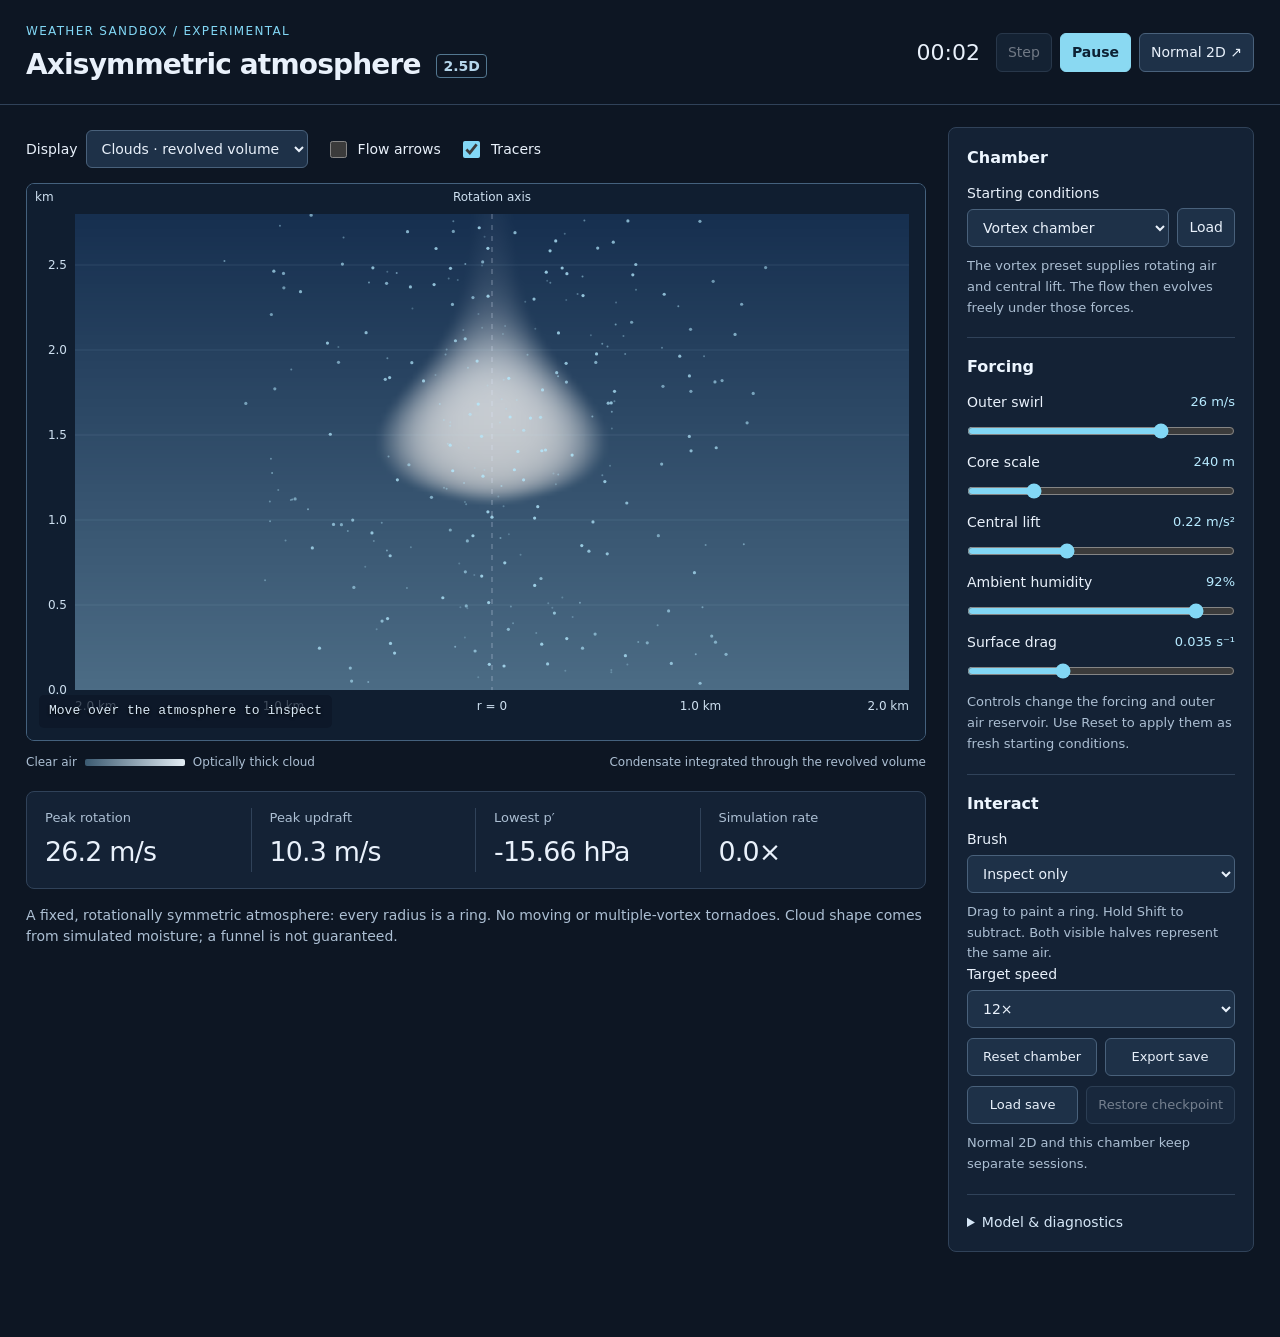
<file: axisymmetric/index.html>
<!doctype html>
<html lang="en">
<head>
  <meta charset="utf-8">
  <meta name="viewport" content="width=device-width, initial-scale=1">
  <title>Axisymmetric Atmosphere · Weather Sandbox</title>
  <meta name="description" content="An experimental axisymmetric weather and vortex chamber with radial, vertical and rotating winds.">
  <link rel="stylesheet" href="style.css">
  <script type="module" src="app.mjs"></script>
</head>
<body>
  <header>
    <div><span class="eyebrow">WEATHER SANDBOX / EXPERIMENTAL</span><h1>Axisymmetric atmosphere <span>2.5D</span></h1></div>
    <div class="transport"><span id="clock">00:00</span><button id="step" title="Advance one time step while paused">Step</button><button id="pause" class="primary">Pause</button><button id="back">Normal 2D ↗</button></div>
  </header>
  <main>
    <section class="workspace" aria-label="Atmosphere visualization">
      <div class="viewbar"><label>Display <select id="display"><option value="clouds">Clouds · revolved volume</option><option value="swirl">Rotational wind</option><option value="pressure">Pressure anomaly</option><option value="vertical">Vertical wind</option><option value="cloudwater">Cloud water</option><option value="humidity">Relative humidity</option><option value="temperature">Temperature</option></select></label><label class="check"><input id="vectors" type="checkbox"> Flow arrows</label><label class="check"><input id="tracers" type="checkbox" checked> Tracers</label></div>
      <div id="stage"><canvas id="atmosphere" aria-label="Mirrored vertical cross-section of an axisymmetric atmosphere. Select a field and use flow arrows to inspect the simulated air."></canvas><div id="startup" role="status">Preparing the cylindrical atmosphere…</div><div id="probe">Move over the atmosphere to inspect</div></div>
      <div class="legend"><div><span id="legend-left">Clear air</span><div id="legend-bar"></div><span id="legend-right">Optically thick cloud</span></div><span id="view-note">Condensate integrated through the revolved volume</span></div>
      <div class="readouts" aria-live="off"><div><span>Peak rotation</span><strong id="max-swirl">—</strong></div><div><span>Peak updraft</span><strong id="max-updraft">—</strong></div><div><span>Lowest p′</span><strong id="min-pressure">—</strong></div><div><span>Simulation rate</span><strong id="rate">—</strong></div></div>
      <p class="model-note">A fixed, rotationally symmetric atmosphere: every radius is a ring. No moving or multiple-vortex tornadoes. Cloud shape comes from simulated moisture; a funnel is not guaranteed.</p>
    </section>
    <aside>
      <section><h2>Chamber</h2><div class="row"><label class="grow" for="preset">Starting conditions<select id="preset"><option value="chamber">Vortex chamber</option><option value="plume">Rotating plume</option><option value="calm">Still atmosphere</option></select></label><button id="preset-load">Load</button></div><p class="hint">The vortex preset supplies rotating air and central lift. The flow then evolves freely under those forces.</p></section>
      <section><h2>Forcing</h2>
        <label class="slider">Outer swirl <output id="swirl-value">26 m/s</output><input id="swirl" type="range" min="-55" max="55" step="1" value="26"></label>
        <label class="slider">Core scale <output id="core-value">240 m</output><input id="core" type="range" min="100" max="700" step="10" value="240"></label>
        <label class="slider">Central lift <output id="lift-value">0.22 m/s²</output><input id="lift" type="range" min="0" max="0.6" step="0.01" value="0.22"></label>
        <label class="slider">Ambient humidity <output id="humidity-value">92%</output><input id="humidity" type="range" min="0.35" max="1" step="0.01" value="0.92"></label>
        <label class="slider">Surface drag <output id="drag-value">0.035 s⁻¹</output><input id="drag" type="range" min="0" max="0.1" step="0.005" value="0.035"></label>
        <p class="hint">Controls change the forcing and outer air reservoir. Use Reset to apply them as fresh starting conditions.</p>
      </section>
      <section><h2>Interact</h2><label>Brush<select id="tool"><option value="inspect">Inspect only</option><option value="swirl">Add rotation</option><option value="heat">Warm air</option><option value="moisture">Add moisture</option></select></label><p class="hint">Drag to paint a ring. Hold Shift to subtract. Both visible halves represent the same air.</p><label>Target speed<select id="speed"><option value="1">1×</option><option value="4">4×</option><option value="12" selected>12×</option><option value="30">30×</option></select></label><div class="row actions"><button id="reset">Reset chamber</button><button id="save">Export save</button></div><div class="row actions"><label class="file-button">Load save<input id="load" type="file" accept=".axisweather,application/json"></label><button id="restore" disabled>Restore checkpoint</button></div><p id="save-status" class="hint">Normal 2D and this chamber keep separate sessions.</p></section>
      <details><summary>Model & diagnostics</summary><p>Annular finite volumes; radial/vertical pressure projection; transported angular momentum; centrifugal acceleration; surface drag; simplified moist buoyancy and saturation adjustment.</p><p>Constant reference density, flat ground, a closed ceiling and an open outer radius. Pressure is a perturbation, not sea-level pressure. Radiation, terrain, hail and the original precipitation particles are not included in this experimental mode.</p><p id="diagnostics">Waiting for the solver.</p><a href="README.md" target="_blank" rel="noopener">Numerical model notes</a></details>
    </aside>
  </main>
  <div id="message" role="status" hidden></div>
</body>
</html>
</file>
<file: axisymmetric/style.css>
:root {color-scheme:dark;--bg:#0d1623;--panel:#142235;--border:#304259;--text:#e9f1fb;--muted:#acbfd3;--accent:#82d7f5; font:16px/1.5 system-ui,-apple-system,BlinkMacSystemFont,"Segoe UI",sans-serif;}
* {box-sizing:border-box}body {margin:0;background:var(--bg);color:var(--text)}button,input,select {font:inherit}button,select,.file-button {border:1px solid #49617b;background:#1e3148;color:var(--text);border-radius:6px;padding:8px 11px;min-height:38px}button,.file-button {cursor:pointer}button:hover,.file-button:hover{background:#2a4563}button:disabled{opacity:.45;cursor:default}button.primary{background:#8ad9f2;color:#0d2134;border-color:#8ad9f2;font-weight:650}button:focus-visible,select:focus-visible,input:focus-visible,summary:focus-visible {outline:3px solid var(--accent);outline-offset:3px}
header {min-height:100px;display:flex;align-items:center;justify-content:space-between;gap:20px;padding:18px 26px;border-bottom:1px solid var(--border)}.eyebrow {font-size:12px;letter-spacing:.11em;color:var(--accent)}h1 {font-size:clamp(20px,2.2vw,28px);font-weight:550;letter-spacing:-.03em;margin:2px 0 0}h1 span {font-size:14px;padding:3px 6px;border:1px solid #537790;border-radius:4px;color:#b5d6eb;letter-spacing:0;vertical-align:middle;margin-left:7px}.transport{display:flex;align-items:center;gap:8px;flex-wrap:wrap;font-size:14px}#clock{font-size:22px;font-variant-numeric:tabular-nums;padding-right:8px}
main {display:grid;grid-template-columns:minmax(0,1fr) 306px;gap:22px;padding:22px 26px 85px;max-width:2000px;margin:auto}.workspace{min-width:0}.viewbar{display:flex;align-items:center;gap:18px;flex-wrap:wrap;min-height:44px;margin-bottom:12px}.viewbar label{display:flex;align-items:center;gap:8px;font-size:14px}.viewbar select{max-width:265px}.check{white-space:nowrap}.check input{accent-color:var(--accent);width:17px;height:17px}
#stage {position:relative;width:100%;height:clamp(330px,62vh,780px);min-height:320px;background:#101e30;border:1px solid #44617d;border-radius:8px;overflow:hidden}canvas {display:block;width:100%;height:100%;touch-action:none}#startup{position:absolute;inset:0;display:grid;place-content:center;background:#111f30;color:#bbd7ee}#startup[hidden]{display:none}#probe{position:absolute;bottom:12px;left:12px;right:12px;pointer-events:none;font:13px/1.6 ui-monospace,monospace;color:#d9e9f6;text-shadow:0 1px 3px #000;background:#0d1727bb;padding:6px 10px;border-radius:5px;max-width:max-content}
.legend{display:flex;justify-content:space-between;align-items:center;gap:15px;margin:12px 0 20px;font-size:12px;color:var(--muted)}.legend>div{display:flex;align-items:center;gap:8px}#legend-bar{width:100px;height:7px;background:linear-gradient(90deg,#3b5a71,#e3edf4);border-radius:2px}#view-note{text-align:right}.readouts{display:grid;grid-template-columns:repeat(4,1fr);background:var(--panel);border:1px solid var(--border);border-radius:8px;padding:16px 0}.readouts>div{padding:0 18px;border-right:1px solid var(--border)}.readouts>div:last-child{border:0}.readouts span{display:block;font-size:13px;color:var(--muted);margin-bottom:4px}.readouts strong{font-size:clamp(20px,2.1vw,30px);font-weight:500;letter-spacing:-.03em;font-variant-numeric:tabular-nums}.model-note{font-size:14px;color:var(--muted);max-width:920px;margin-top:16px}
aside {background:var(--panel);border:1px solid var(--border);border-radius:8px;align-self:start;padding:18px;font-size:14px}aside section+section,details{border-top:1px solid var(--border);margin-top:19px;padding-top:17px}h2{font-size:16px;font-weight:600;margin:0 0 13px;color:#edf6ff}.row{display:flex;gap:8px;align-items:flex-end}.grow{flex:1;min-width:0}aside label{display:block}aside select{display:block;width:100%;margin-top:5px;font-size:14px}.hint,details p {color:var(--muted);font-size:13px;line-height:1.6;margin:9px 0 0}.slider{position:relative;margin-bottom:12px}.slider output{float:right;color:#b7eaff;font-variant-numeric:tabular-nums;font-size:13px}.slider input{display:block;width:100%;margin:9px 0 0;accent-color:var(--accent);height:18px;cursor:pointer}.actions{margin-top:10px}.actions>*{flex:1;font-size:13px;text-align:center;white-space:nowrap}.file-button{position:relative}.file-button input{position:absolute;inset:0;opacity:0;width:100%;cursor:pointer}.file-button:focus-within{outline:3px solid var(--accent)}summary{cursor:pointer;color:#d6e7f7}details a{display:inline-block;color:var(--accent);margin-top:10px}#message{position:fixed;top:12px;left:50%;transform:translateX(-50%);max-width:min(600px,90vw);padding:12px 20px;background:#193b50;border:1px solid #82d7f5;border-radius:7px;box-shadow:0 5px 30px #0008;z-index:10}#message.error{background:#512c2b;border-color:#f3a8a0}
@media(max-width:1050px){main{grid-template-columns:minmax(0,1fr) 270px;padding:16px 16px 85px;gap:15px}header{padding:16px}.viewbar{gap:12px}.readouts{grid-template-columns:1fr 1fr;gap:12px}.readouts>div:nth-child(2){border:0}.legend{flex-wrap:wrap}#view-note{text-align:left}}
@media(max-width:760px){header{align-items:flex-start;flex-direction:column;gap:12px}main{grid-template-columns:1fr}#stage{height:54vh;min-height:340px}.viewbar{gap:10px}.viewbar label:first-child{width:100%}.viewbar select{max-width:none;flex:1}.readouts strong{font-size:25px}aside{padding:18px}aside section{max-width:none}.transport{width:100%}#back{margin-left:auto}.model-note{font-size:13px}}
</file>
